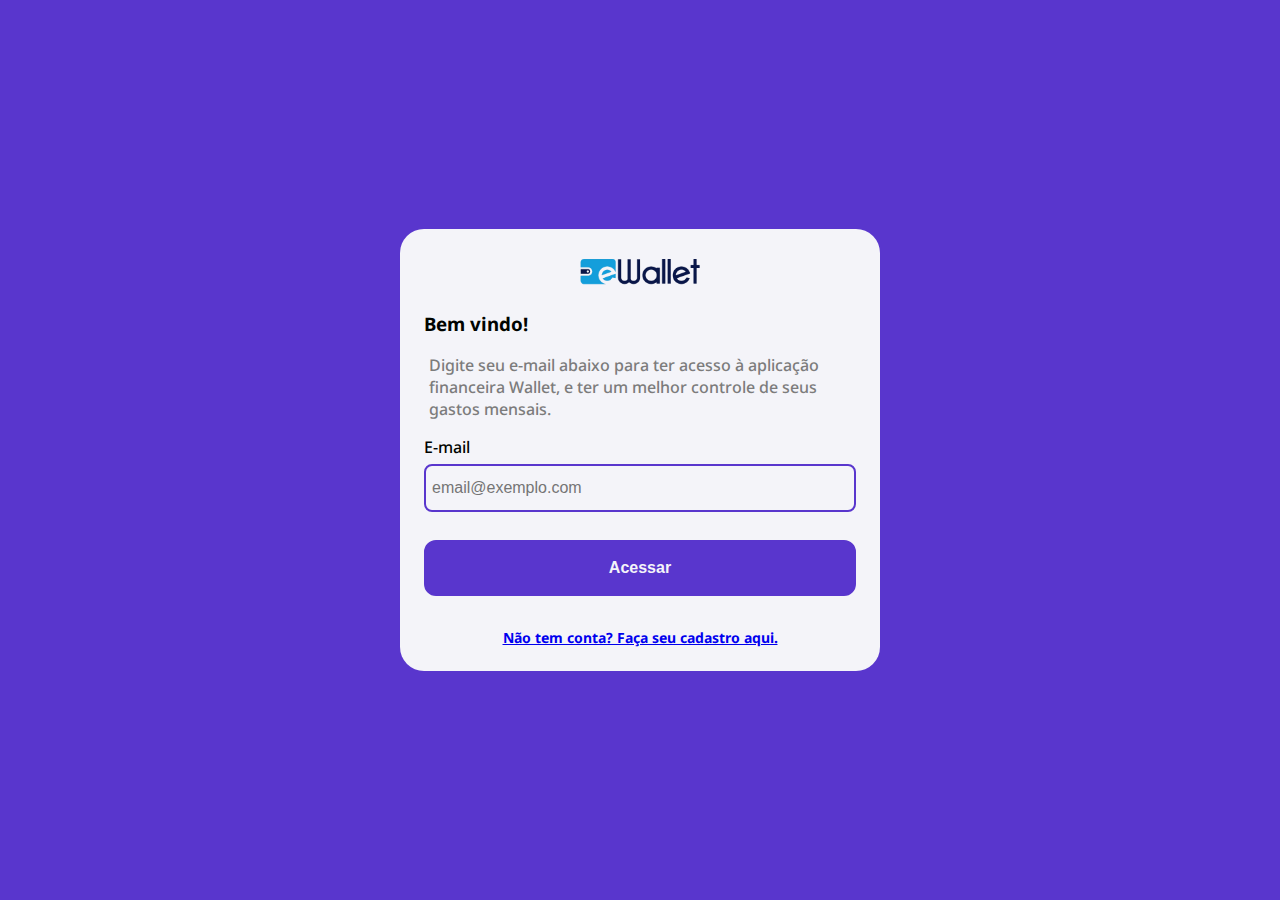
<file: index.html>
<!DOCTYPE html>
<html lang="pt-BR">
  <head>
    <title>Wallet App - Login</title>
    <link rel="icon" type="image/png" href="src/img/favicon.ico" />
    <link rel="stylesheet" href="styles.css" />
    <link rel="stylesheet" href="mobile.css" />
    <script src="index.js"></script>
  </head>
  <body>
    <div class="auth-container">
      <div class="auth-content">
        <div class="auth-content-container">
          <img src="src/img/logo-e-wallet.png" alt="Logo-wallet" class="logo" />
          <h3 class="full-width text-left mt large">Bem vindo!</h3>
          <p>
            Digite seu e-mail abaixo para ter acesso à aplicação financeira
            Wallet, e ter um melhor controle de seus gastos mensais.
          </p>
          <label class="mt" for="input-email">E-mail</label>
          <input
            type="email"
            name="input-email"
            class="mt smaller"
            id="input-email"
            placeholder="email@exemplo.com"
          />
          <button onclick="onClickLogin()" class="full-witdh mt">
            Acessar
          </button>
          <a href="src/pages/register/index.html" class="mt larger"
            >Não tem conta? Faça seu cadastro aqui.</a
          >
        </div>
      </div>
    </div>
  </body>
</html>
</file>
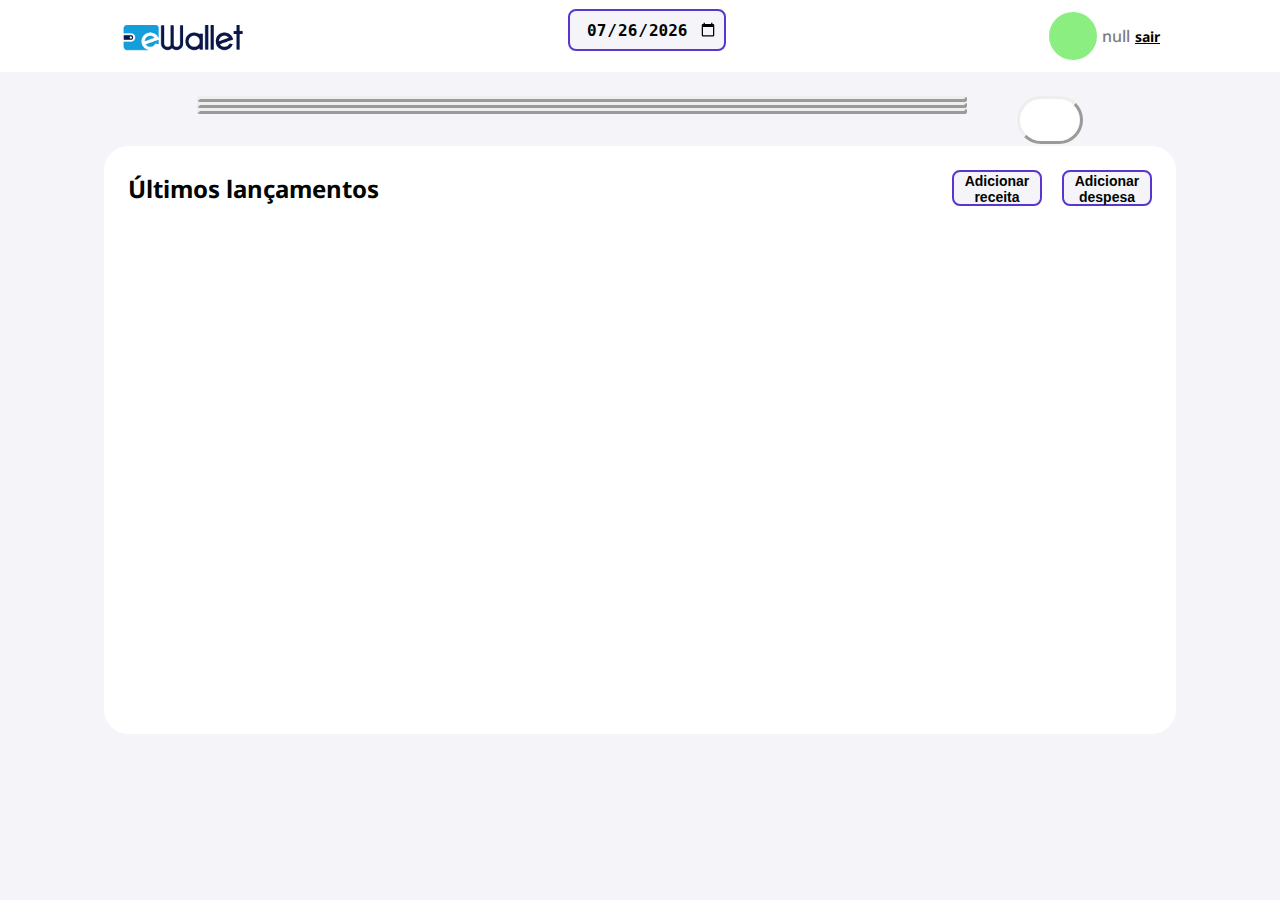
<file: src/pages/home/index.html>
<!DOCTYPE html>
<html>
  <head>
    <title>Wallet App Home</title>
    <link rel="icon" type="image/png" href="../../img/favicon.ico" />
    <script src="index.js"></script>
    <link rel="stylesheet" href="styles.css" />
    <link rel="stylesheet" href="mobile.css" />
    <link rel="stylesheet" href="../../../styles.css" />
  </head>
  <body>
    <div class="home-content-container">
      <div class="navbar">
        <img src="../../img/logo-e-wallet.png" alt="logo-navbar" class="logo" />
        <div class="navbar-calendar-container">
          <input type="date" class="input-calendar" id="select-date" />
        </div>
        <div id="navbar-user-container" class="navbar-user-container">
          <div id="navbar-user-avatar" class="navbar-user-avatar"></div>
        </div>
      </div>
      <div class="finance-card-container">
        <div class="finance-content">
          <div class="finance-card-left">
            <div id="finance-card-2" class="finance-card"></div>
            <div id="finance-card-3" class="finance-card"></div>
            <div id="finance-card-4" class="finance-card"></div>
          </div>
          <div class="finance-card-right">
            <div id="finance-card-1" class="finance-card-right-content"></div>
          </div>
        </div>
      </div>
      <div class="table-container">
        <div class="table-content-container">
          <div class="table-content-container-header">
            <div class="table-content-header">
              <h2 class="title-table-content">Últimos lançamentos</h2>
            </div>
            <div class="table-content-container-buttons">
              <button
                id="button-entrada"
                onclick="openModalPositive()"
                class="small"
              >
                Adicionar receita
              </button>
              <button
                id="button-saida"
                onclick="openModalNegative()"
                class="small"
              >
                Adicionar despesa
              </button>
            </div>
          </div>

          <table id="finances-table"></table>
        </div>
      </div>
    </div>
    <div id="modal-positive" class="modal-background">
      <div class="modal-content">
        <div class="modal-content-header">
          <h3 class="text-modal">Adicionar lançamento de entrada</h3>
          <button id="close-modal-button" onclick="closeModal()" class="small">
            Fechar
          </button>
        </div>
        <form id="form-finance-release-positive" class="mt">
          <label class="label-title mt large" for="input-title">Título</label>
          <input
            class="mt smaller"
            type="text"
            name="input-title"
            id="input-title"
            placeholder="Ex: Salário"
            required
          />
          <label class="label-title mt large" for="input-value">Valor</label>
          <input
            class="mt smaller"
            type="number"
            step="any"
            name="input-value"
            id="input-value"
            placeholder="R$ 0,00"
            required
          />
          <label class="label-title mt large" for="input-date">Data</label>
          <input
            class="mt smaller"
            type="date"
            name="input-date"
            id="input-date"
            placeholder="00/00/0000"
            required
          />
          <label class="label-title mt large" for="input-category-add"
            >Categoria</label
          >
          <select
            class="mt smaller"
            type="category"
            name="input-category-add"
            id="input-category-add"
            required
          >
            <option
              id="category_0"
              value="input-category-add"
              disabled
              selected
            >
              Selecione a categoria
            </option>
          </select>
          <button type="submit" class="button-modal-add full-witdh mt">
            Adicionar
          </button>
        </form>
      </div>
    </div>
    <div id="modal-negative" class="modal-background">
      <div class="modal-content">
        <div class="modal-content-header">
          <h3 class="text-modal">Adicionar lançamento de saída</h3>
          <button id="close-modal-button" onclick="closeModal()" class="small">
            Fechar
          </button>
        </div>
        <form id="form-finance-release-negative" class="mt">
          <label class="label-title mt large" for="input-title">Título</label>
          <input
            class="mt smaller"
            type="text"
            name="input-title"
            id="input-title"
            placeholder="Ex: Conta de água"
            required
          />
          <label class="label-title mt large" for="input-value">Valor</label>
          <input
            class="mt smaller"
            type="number"
            step="any"
            name="input-value"
            id="input-value"
            placeholder="R$ 0,00"
            required
          />
          <label class="label-title mt large" for="input-date">Data</label>
          <input
            class="mt smaller"
            type="date"
            name="input-date"
            id="input-date"
            placeholder="00/00/0000"
            required
          />
          <label class="label-title mt large" for="input-category-remove"
            >Categoria</label
          >
          <select
            class="mt smaller"
            type="category"
            name="input-category-remove"
            id="input-category-remove"
            required
          >
            <option
              id="category_0"
              value="input-category-remove"
              disabled
              selected
            >
              Selecione a categoria
            </option>
          </select>
          <button type="submit" class="button-modal-add full-witdh mt">
            Adicionar
          </button>
        </form>
      </div>
    </div>
  </body>
</html>
</file>
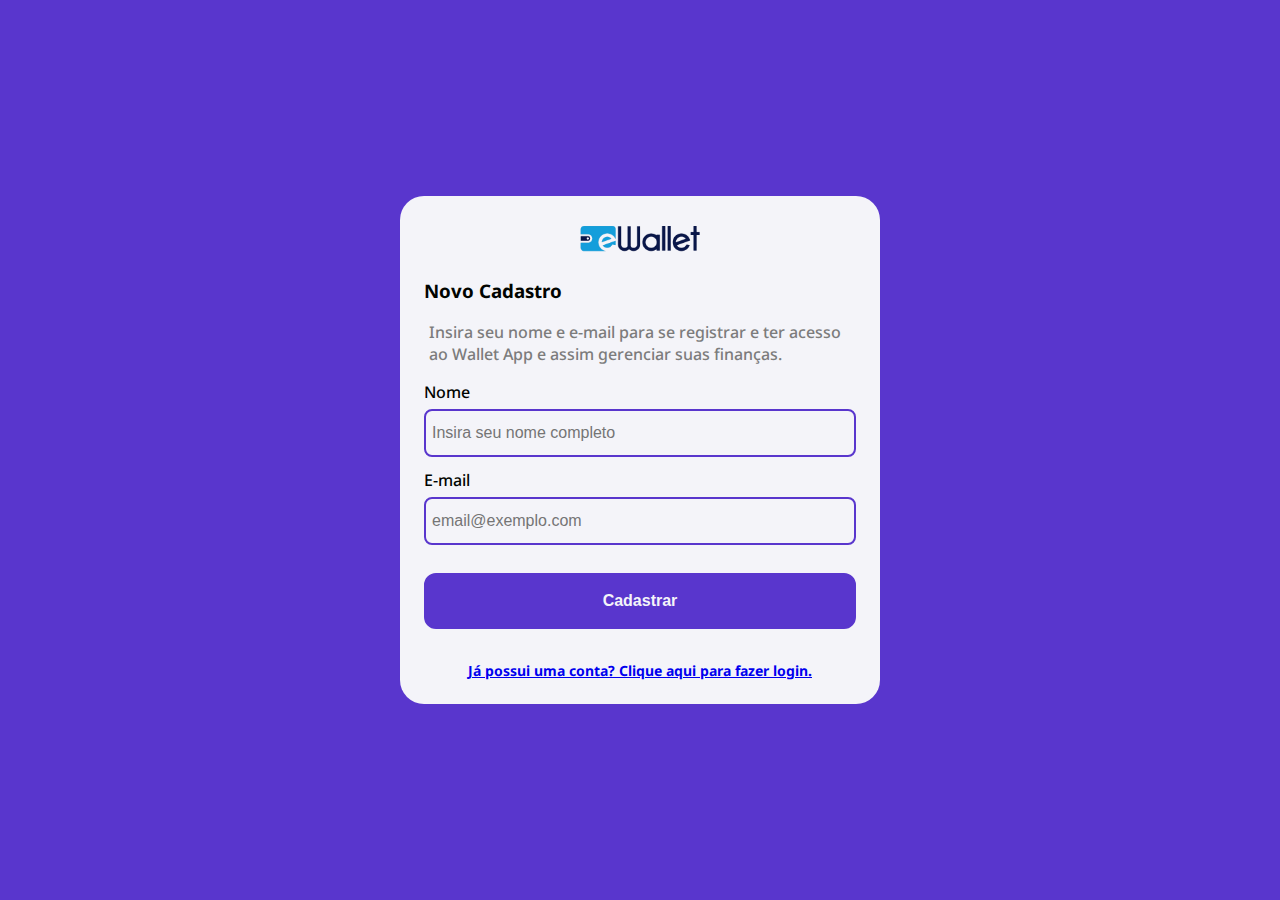
<file: src/pages/register/index.html>
<!DOCTYPE html>
<html lang="en">
  <head>
    <title>Wallet App - Cadastrar</title>
    <link rel="icon" type="image/png" href="../../img/favicon.ico" />
    <link rel="stylesheet" href="../../../styles.css" />
    <link rel="stylesheet" href="../../../mobile.css" />
    <script src="index.js"></script>
  </head>
  <body>
    <div class="auth-container">
      <div class="auth-content">
        <div class="auth-content-container">
          <img
            src="../../img/logo-e-wallet.png"
            alt="Logo-wallet"
            class="logo"
          />
          <h3 class="full-width text-left mt large">Novo Cadastro</h3>
          <p>
            Insira seu nome e e-mail para se registrar e ter acesso ao Wallet
            App e assim gerenciar suas finanças.
          </p>
          <form id="form-register" class="mt">
            <label class="mt" for="input-name">Nome</label>
            <input
              type="text"
              name="input-name"
              class="mt smaller"
              id="input-name"
              placeholder="Insira seu nome completo"
              required
            />
            <label class="mt" for="input-email">E-mail</label>
            <input
              type="email"
              name="input-email"
              class="mt smaller"
              id="input-email"
              placeholder="email@exemplo.com"
              required
            />
            <button type="submit" class="full-witdh mt">Cadastrar</button>
          </form>
          <a href="../../../index.html" class="mt larger"
            >Já possui uma conta? Clique aqui para fazer login.</a
          >
        </div>
      </div>
    </div>
  </body>
</html>
</file>
<file: styles.css>
@import url("https://fonts.googleapis.com/css2?family=Noto+Sans:ital,wght@0,100;0,200;0,300;0,400;0,500;0,600;0,700;0,800;0,900;1,100;1,200;1,300;1,400;1,500;1,600;1,700;1,800;1,900&display=swap");

body {
  padding: 0px;
  margin: 0px;
  font-family: "Noto Sans", sans-serif;
  color: #010400;
  overflow-x: hidden;
}

h1 {
  font-weight: bolder;
  font-size: 34px;
  margin: 0px;
  padding: 0px;
}

h2 {
  font-size: 24px;
  font-weight: bold;
  margin: 0px;
  padding: 0px;
}

h4 {
  font-size: 16px;
  font-weight: 700;
  color: #7c7c7c;
  margin: 0px;
  padding: 0px;
}

p {
  font-size: 14;
  color: #7c7c7c;
  font-weight: 500;
  margin: 0px 5px;
  padding: 0px;
}

label {
  width: 100%;
  font-size: 16px;
  font-weight: 500;
}

a {
  font-size: 14px;
  font-weight: 700;
  text-decoration: underline;
  cursor: pointer;
}

button {
  background-color: #5936cd;
  height: 56px;
  width: 432px;
  border-radius: 12px;
  color: #f4f4f9;
  font-weight: bold;
  font-size: 16px;
  border-color: #5936cd;
  border-width: 2px;
  border-style: solid;
  cursor: pointer;
}

button.small {
  background-color: #f4f4f9;
  color: #010400;
  font-size: 14px;
  border-radius: 8px;
  width: 90px;
  height: 36px;
}

input {
  background-color: #f4f4f9;
  width: 100%;
  height: 48px;
  border-color: #5936cd;
  border-style: solid;
  border-width: 2px;
  border-radius: 8px;
  color: #010400;
  font-size: 16px;
  padding: 6px;
  box-sizing: border-box;
  margin-bottom: 12px;
}

select {
  background-color: #f4f4f9;
  width: 100%;
  height: 48px;
  border-color: #5936cd;
  border-style: solid;
  border-width: 2px;
  border-radius: 8px;
  color: #010400;
  font-size: 16px;
  padding: 6px;
  box-sizing: border-box;
}

.full-width {
  width: 100%;
}

.text-center {
  text-align: center;
}

.text-left {
  text-align: left;
}

.mt {
  margin-top: 16px;
}

.mt.larger {
  margin-top: 32px;
}

.mt.large {
  margin-top: 24px;
}

.br {
  border-radius: 5px;
}

.mt.small {
  margin-top: 12px;
}

.mt.smaller {
  margin-top: 6px;
}

.logo {
  height: 34px;
}

.auth-container {
  width: 100vw;
  height: 100vh;
  display: flex;
  align-items: center;
  justify-content: center;
  background-color: #5936cd;
}

.auth-content {
  display: flex;
  align-items: center;
  justify-content: center;
  width: 480px;
  height: auto;
  border-radius: 24px;
  background-color: #f4f4f9;
  min-height: 440px;
}

.auth-content-container {
  display: flex;
  flex-direction: column;
  align-items: center;
  justify-content: center;
  width: 100%;
  height: 100%;
  padding: 24px;
}
</file>
<file: mobile.css>
@media only screen and (max-device-width: 450px) {
  .auth-content {
    width: 95vw;
    height: 70vh;
    border-radius: 24px;
    background-color: #f4f4f9;
  }

  .auth-content-container {
    height: 80%;
    justify-content: center;
    row-gap: 30px;
  }

  .logo {
    height: 120px;
    margin: -200px 0px 100px 0;
  }

  h3 {
    font-size: 60px;
    margin: 0;
  }
  p {
    font-size: 36px;
  }
  label {
    font-size: 50px;
  }
  input {
    height: 80px;
    font-size: 40px;
  }
  button {
    height: 84px;
    width: 100%;
    font-size: 40px;
  }

  button.mt {
    margin-top: 60px;
  }

  input.mt.smaller {
    margin-top: 20px;
  }

  a {
    font-size: 32px;
    margin-top: 60px;
  }
}
</file>
<file: src/pages/home/styles.css>
.home-content-container {
  display: flex;
  flex-direction: column;
  align-items: flex-start;
  justify-content: flex-start;
  width: 100vw;
  height: 100vh;
  background-color: #f4f4f9;
}

.navbar {
  display: flex;
  flex-direction: row;
  align-items: center;
  justify-content: space-between;
  height: 72px;
  width: 100vw;
  background-color: #ffffff;
  padding: 24px 120px;
  box-sizing: border-box;
}

.logo-navbar {
  width: 24px;
  height: auto;
}

.navbar-calendar-container {
  display: flex;
  width: 260px;
  flex-direction: row;
  align-items: center;
  justify-content: center;
}

.input-calendar {
  height: 42px;
  text-align: center;
  font-size: 16px;
  font-weight: bold;
  width: auto;
}

.navbar-user-container {
  display: flex;
  flex-direction: row;
  width: auto;
  height: 100%;
  align-items: center;
  justify-content: space-between;
}

.navbar-user-avatar {
  display: flex;
  align-items: center;
  justify-content: center;
  height: 48px;
  width: 48px;
  border-radius: 24px;
  background-color: #8bee80;
}

.finance-card-container {
  display: flex;
  flex-direction: row;
  align-items: center;
  justify-content: space-between;
  width: 100%;
  padding: 24px 0px;
}

.finance-card {
  display: flex;
  flex-direction: row;
  align-items: center;
  justify-content: space-between;
  width: 55vw;
  border-radius: 24px;
  background-color: #ffffff;
  padding: 0px 30px;
  border-style: outset;
}

.finance-content {
  display: flex;
  flex-direction: row;
  width: 100vw;
  column-gap: 50px;
  justify-content: center;
}

.finance-card-right-content {
  display: flex;
  flex-direction: column;
  align-items: center;
  justify-content: space-evenly;
  height: 84%;
  border-radius: 24px;
  background-color: #ffffff;
  padding: 10px 30px;
  border-style: outset;
}

.table-container {
  display: flex;
  width: 100vw;
  flex-direction: column;
  align-items: center;
  justify-content: flex-start;
  box-sizing: border-box;
}

.table-content-container {
  display: flex;
  width: 80%;
  height: 60vh;
  flex-direction: column;
  align-items: center;
  justify-content: flex-start;
  background-color: #ffffff;
  border-radius: 24px;
  padding: 24px;
  overflow-x: hidden;
  overflow-y: scroll;
}

.table-content-container-buttons {
  display: flex;
  flex-direction: row;
  align-items: center;
  justify-content: space-between;
  background-color: #ffffff;
  column-gap: 20px;
}

.table-content-container-header {
  display: flex;
  width: 100%;
  flex-direction: row;
  align-items: center;
  justify-content: space-around;
  background-color: #ffffff;
  margin: 0px 20px 20px 20px;
}

.table-content-header {
  display: flex;
  width: 100%;
  flex-direction: row;
  align-items: center;
  justify-content: space-between;
  box-sizing: border-box;
}

table {
  width: 100%;
}

th {
  text-align: left;
  color: #7c7c7c;
}

th.right {
  text-align: right;
}

th.center {
  text-align: center;
}

td.right {
  text-align: right;
}

td.center {
  text-align: center;
}

tr {
  height: 30px;
}

tr:nth-child(even) {
  background: #d6d5d5;
}

h3.font {
  font-size: 24px;
  font-weight: bold;
  margin: 0px;
  padding: 0px;
  text-align: center;
}

.modal-background {
  display: none;
  flex-direction: column;
  align-items: end;
  width: 100vw;
  height: 100vh;
  position: fixed;
  top: 0;
  bottom: 0;
  right: 0;
  left: 0;
  background-color: rgba(1, 4, 0, 0.2);
}

.modal-content {
  width: 480px;
  height: 100%;
  background-color: #f4f4f9;
  padding: 24px;
  box-sizing: border-box;
  transform: translateX(100%);
  animation: slide-in 0.5s forwards;
}

.modal-content-header {
  width: 100%;
  display: flex;
  flex-direction: row;
  justify-content: space-between;
  align-items: center;
}

@keyframes slide-in {
  from {
    transform: translateX(100%);
  }
  to {
    transform: translateX(0);
  }
}
</file>
<file: src/pages/home/mobile.css>
@media only screen and (max-device-width: 450px) {
  .navbar {
    padding: 24px 32px;
    height: 120px;
    margin-bottom: 30px;
  }

  .logo {
    display: none;
  }
  .input-calendar {
    font-size: 34px;
    height: 40px;
    box-sizing: unset;
    margin-top: 12px;
  }
  .navbar-user-avatar {
    display: none;
  }
  .exit-button,
  .display-email {
    margin-left: 20px;
    font-size: 36px;
    text-decoration: none;
  }
  .finance-content {
    column-gap: 0px;
  }

  .finance-card-container {
    margin-bottom: 60px;
  }

  .finance-card-right-content {
    padding: 10px 10px;
    width: 28vw;
  }
  .finance-card {
    width: 90vw;
    padding: 5px 30px;
  }

  .finance-card-right-content {
    height: 88%;
  }

  h3.font,
  #total-element,
  #revenue-element,
  #expenses-element,
  #balance-element {
    font-size: 40px;
  }

  .table-content-container {
    width: 98%;
    padding: 24px;
  }

  .table-content-container-header {
    margin: 36px 20px 20px 20px;
  }

  .table-content-header {
    width: 95%;
  }
  .title-table-content {
    font-size: 42px;
    font-weight: 600;
  }

  #button-entrada,
  #button-saida {
    background-color: #f4f4f9;
    color: #010400;
    font-size: 30px;
    border-radius: 8px;
    width: 240px;
    height: auto;
    font-weight: 600;
  }
  th {
    font-size: 32px;
  }
  td {
    font-size: 32px;
    max-width: 200px;
    padding: 12px;
  }

  .img-delete {
    height: 44px;
    width: 44px;
  }

  .modal-content {
    width: 100%;
  }

  .text-modal {
    font-size: 46px;
  }
  #close-modal-button {
    width: 180px;
    font-size: 42px;
    font-weight: 500;
    height: 96px;
  }

  .label-title {
    font-size: 44px;
  }

  #input-title,
  #input-value,
  #input-date {
    height: 88px;
    font-size: 38px;
    color: gray;
  }
  #input-category-add,
  #input-category-remove {
    height: 88px;
    font-size: 38px;
  }

  .button-modal-add {
    font-size: 52px;
    height: 80px;
    width: 100%;
    border-radius: 40px;
    font-weight: 600;
    margin-top: 30px;
  }

  .button-modal-add.mt {
    margin-top: 60px;
  }
  #category_0,
  #category_1,
  #category_2,
  #category_3,
  #category_4,
  #category_5,
  #category_6,
  #category_7,
  #category_8,
  #category_9 {
    font-size: 18px;
  }

  .modal-background {
    width: 100%;
    height: 100%;
  }

  #finance-card-1 {
    display: none;
  }
}
</file>
